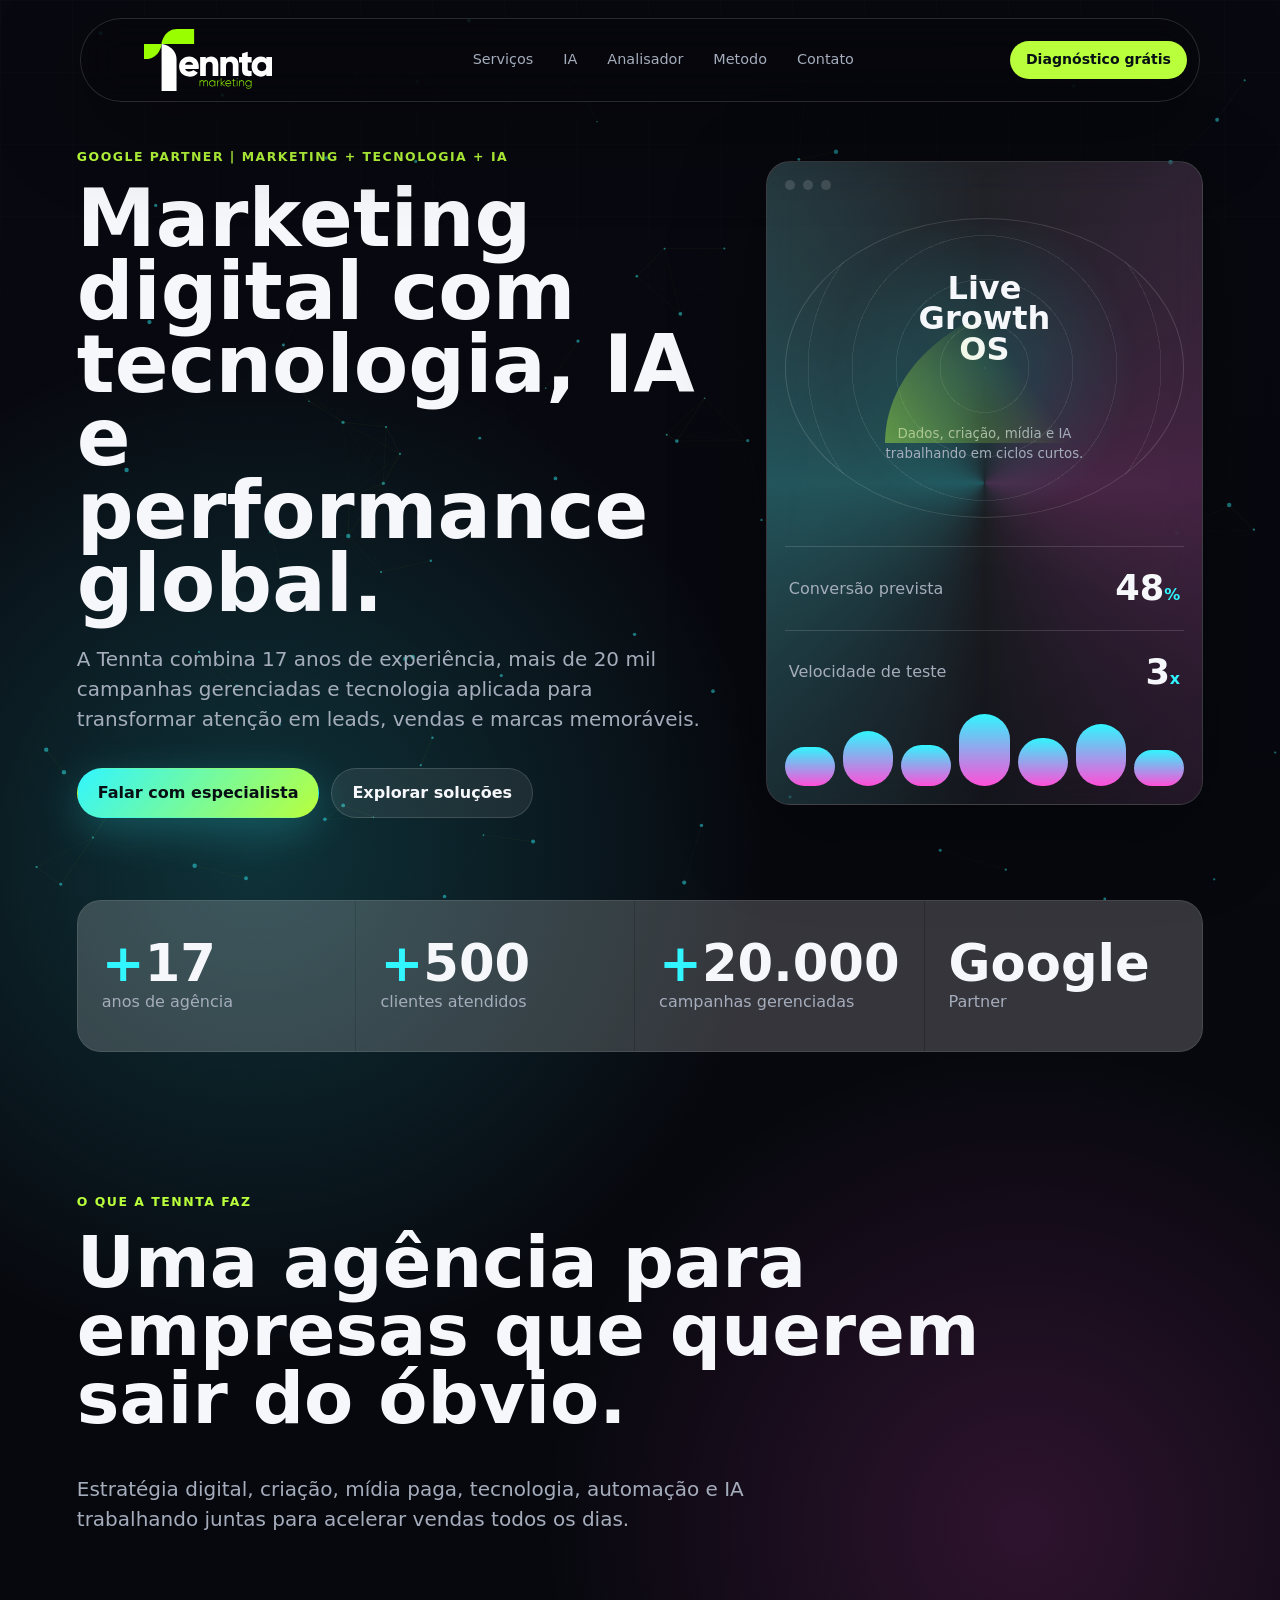
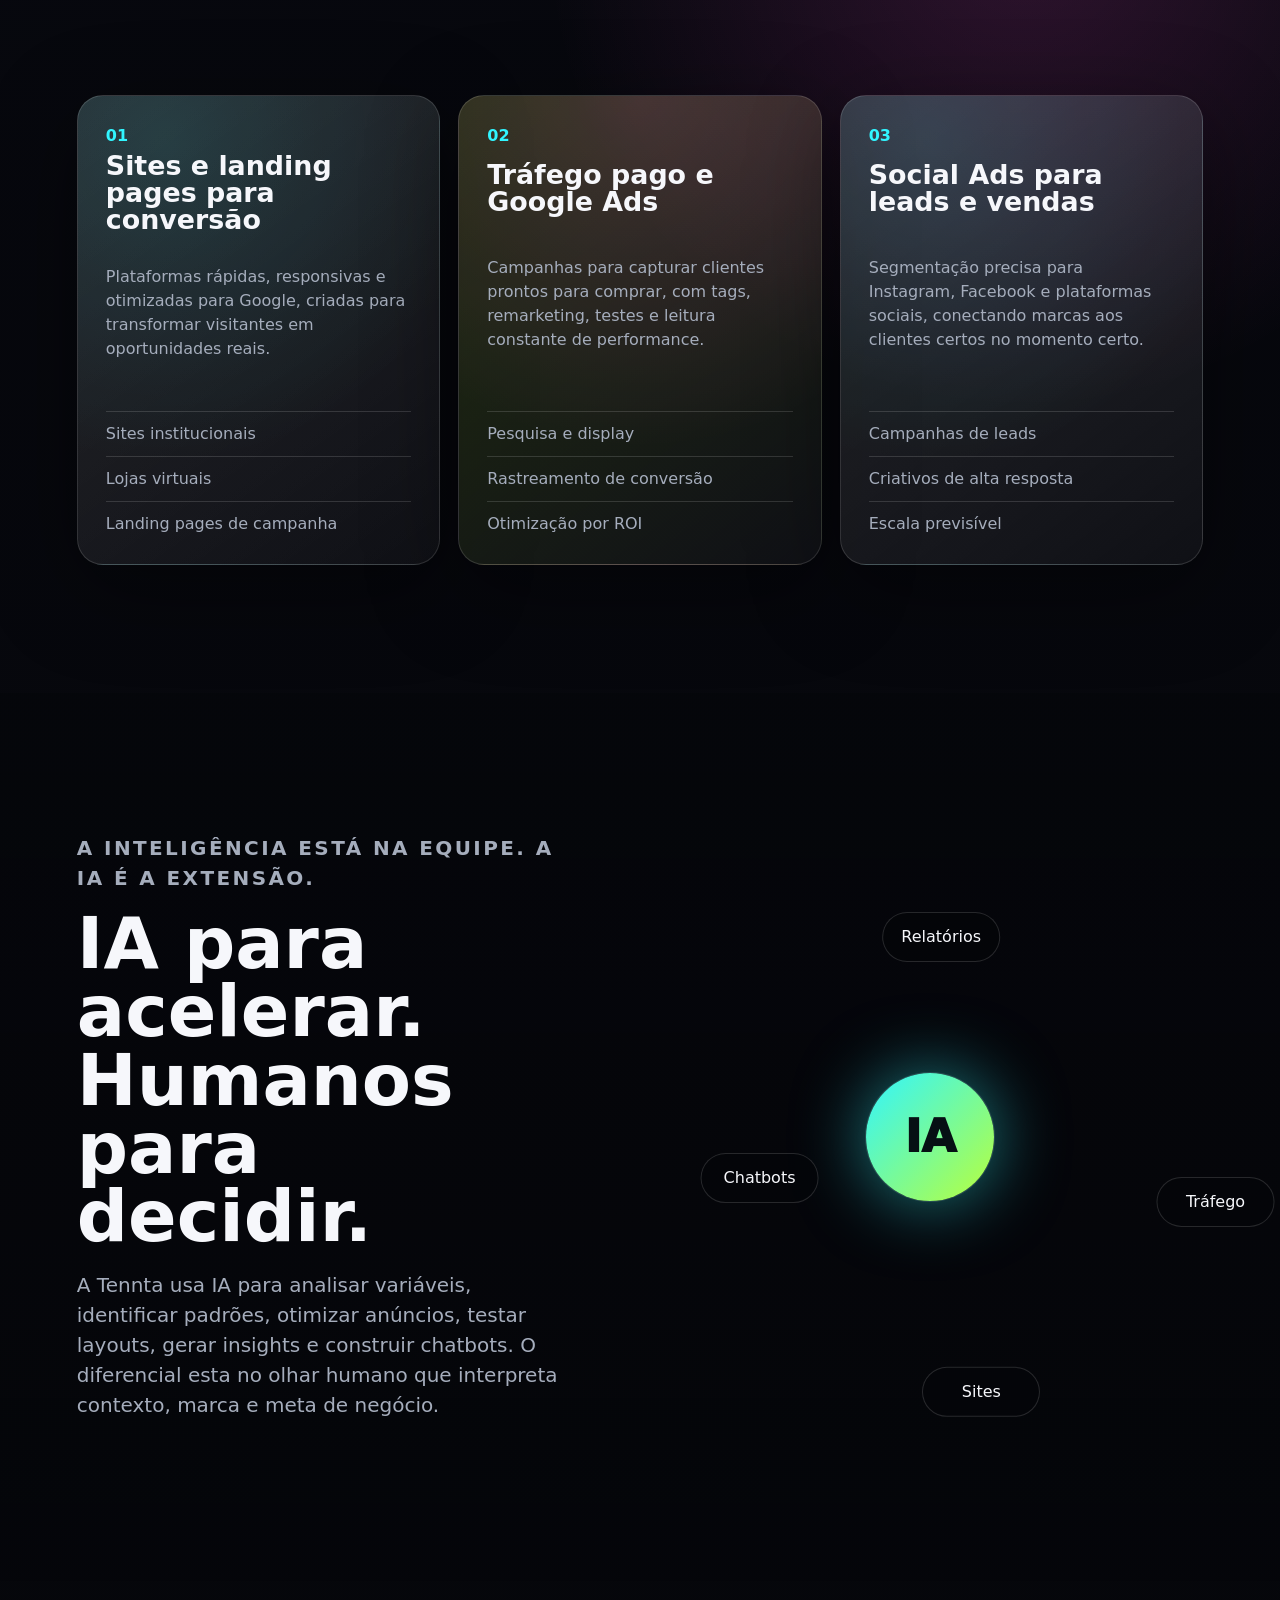
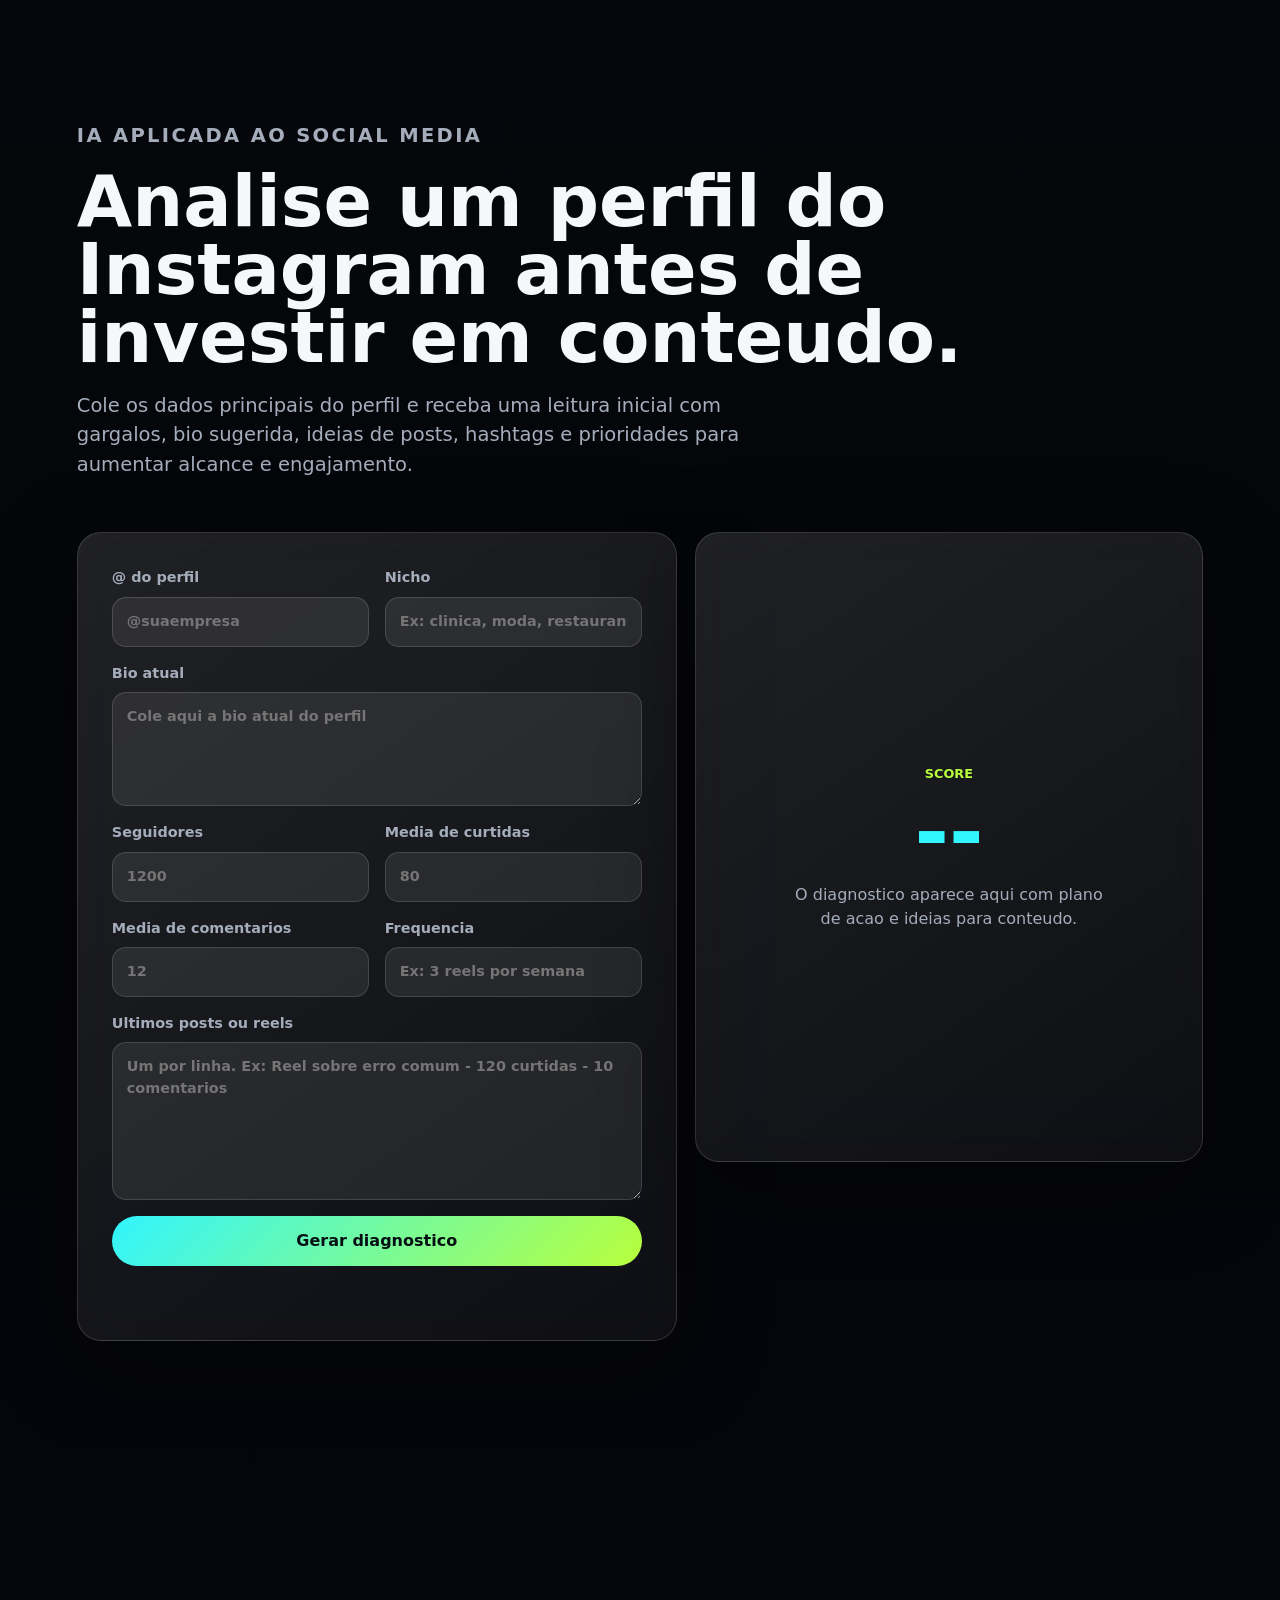
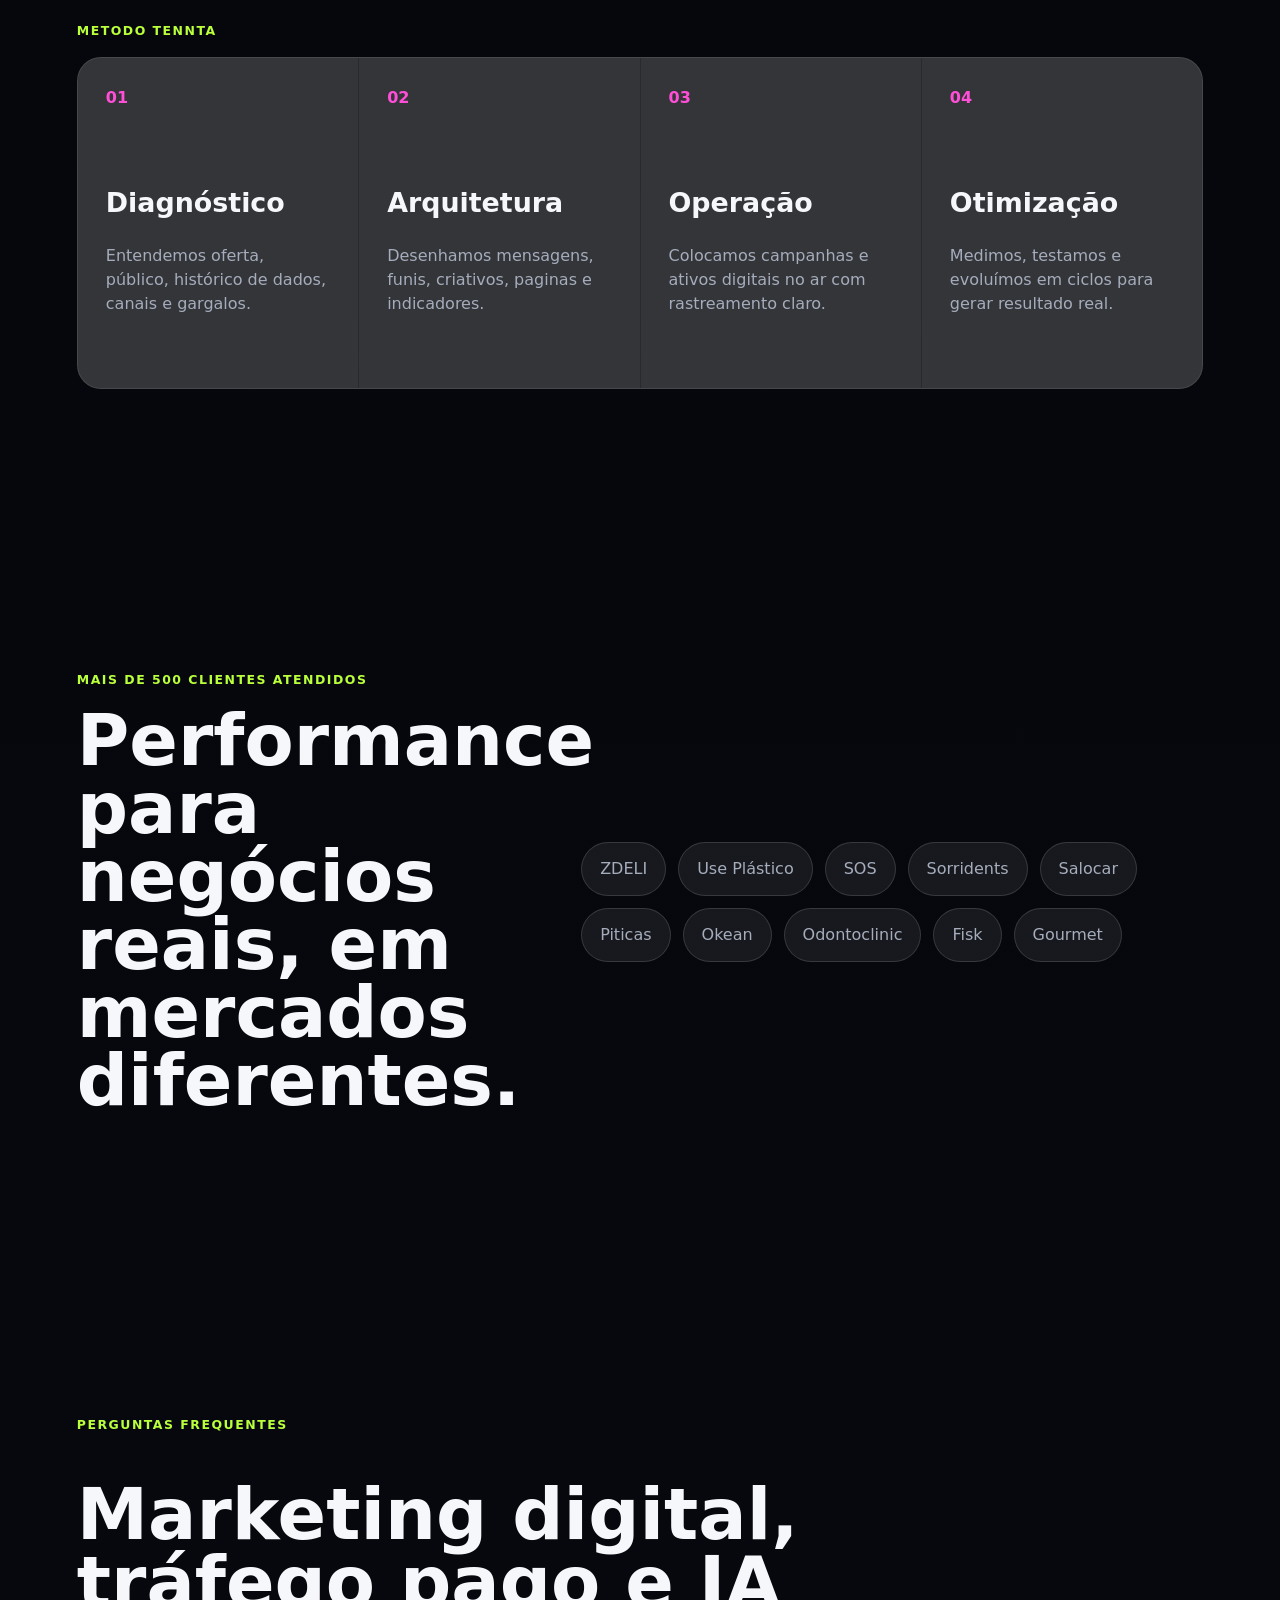
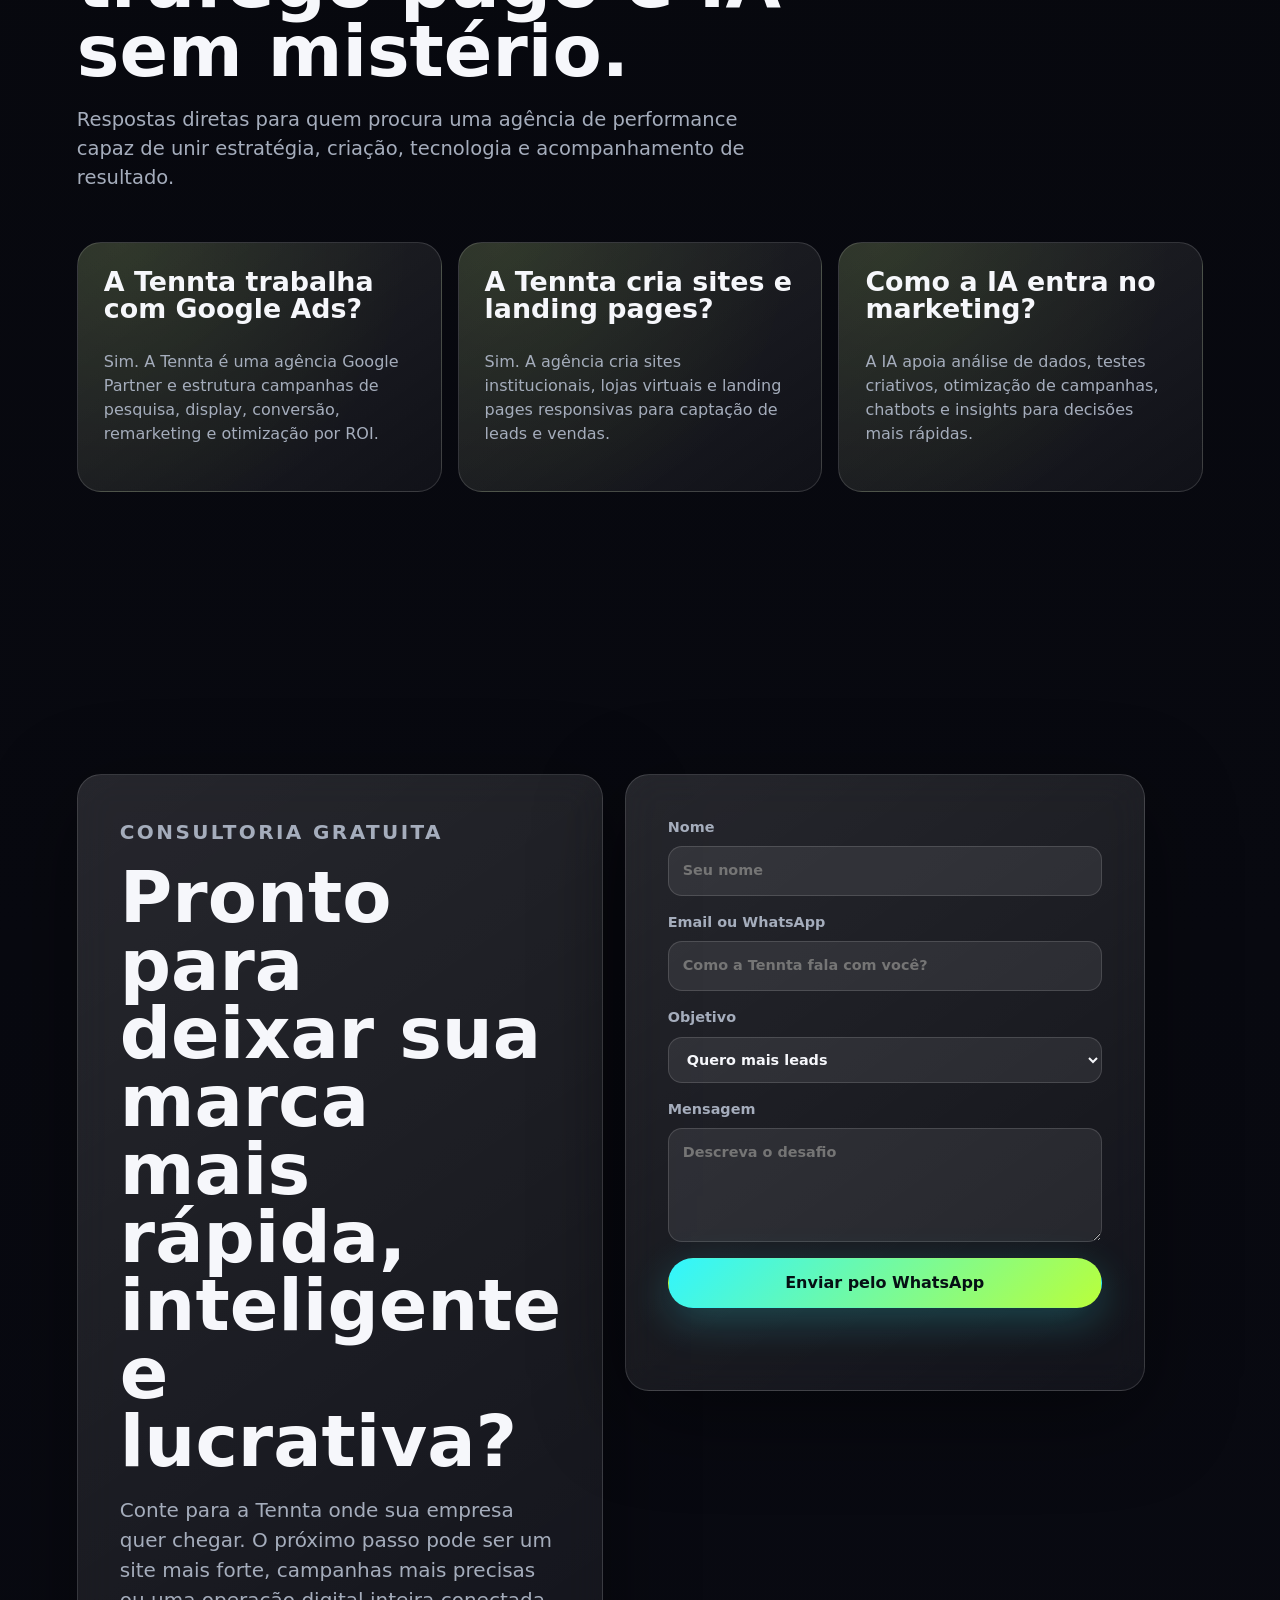
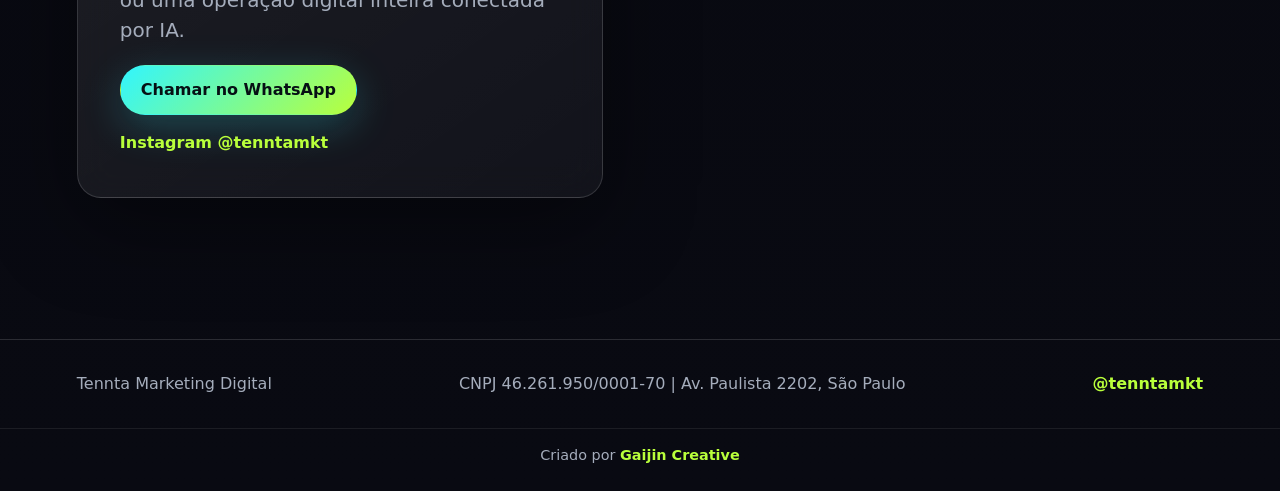
<file: index.html>
<!doctype html>
<html lang="pt-BR">
  <head>
    <meta charset="utf-8" />
    <meta name="viewport" content="width=device-width, initial-scale=1" />
    <title>Tennta Marketing Digital | Google Partner, Tráfego Pago e IA</title>
    <meta
      name="description"
      content="Agência Google Partner em São Paulo para Google Ads, Social Ads, sites, landing pages e estratégias com IA para gerar leads e vendas."
    />
    <meta
      name="keywords"
      content="Tennta Marketing Digital, agência de marketing digital, agência Google Partner, Google Ads, tráfego pago, Social Ads, landing pages, criação de sites, marketing com IA, agência de performance, marketing digital São Paulo"
    />
    <meta name="author" content="Tennta Marketing Digital" />
    <meta name="robots" content="index, follow, max-image-preview:large" />
    <meta name="theme-color" content="#05060a" />
    <link rel="canonical" href="https://tenntamkt.com.br/" />
    <meta property="og:type" content="website" />
    <meta property="og:locale" content="pt_BR" />
    <meta property="og:site_name" content="Tennta Marketing Digital" />
    <meta property="og:title" content="Tennta Marketing Digital | Google Partner, Tráfego Pago e IA" />
    <meta
      property="og:description"
      content="17 anos de experiência, mais de 20 mil campanhas gerenciadas e estratégias digitais com tecnologia, IA e performance."
    />
    <meta property="og:url" content="https://tenntamkt.com.br/" />
    <meta property="og:image" content="https://tenntamkt.com.br/og-image.png" />
    <meta property="og:image:secure_url" content="https://tenntamkt.com.br/og-image.png" />
    <meta property="og:image:type" content="image/png" />
    <meta property="og:image:width" content="1200" />
    <meta property="og:image:height" content="630" />
    <meta name="twitter:card" content="summary_large_image" />
    <meta name="twitter:title" content="Tennta Marketing Digital | Performance, Tráfego Pago e IA" />
    <meta
      name="twitter:description"
      content="Agência Google Partner para Google Ads, Social Ads, sites, landing pages e marketing com IA."
    />
    <meta name="twitter:image" content="https://tenntamkt.com.br/og-image.png" />
    <link rel="icon" type="image/svg+xml" href="icone.svg" />
    <link rel="shortcut icon" href="icone.svg" />
    <link rel="preconnect" href="https://images.unsplash.com" />
    <link rel="stylesheet" href="styles.css" />
    <script type="application/ld+json">
      {
        "@context": "https://schema.org",
        "@graph": [
          {
            "@type": "Organization",
            "@id": "https://tenntamkt.com.br/#organization",
            "name": "Tennta Marketing Digital",
            "url": "https://tenntamkt.com.br/",
            "description": "Agência de marketing digital Google Partner especializada em tráfego pago, sites, landing pages, Social Ads e marketing com IA.",
            "foundingLocation": {
              "@type": "Place",
              "address": {
                "@type": "PostalAddress",
                "streetAddress": "Av. Paulista 2202",
                "addressLocality": "São Paulo",
                "addressRegion": "SP",
                "addressCountry": "BR"
              }
            },
            "taxID": "46.261.950/0001-70",
            "knowsAbout": [
              "Google Ads",
              "Social Ads",
              "Tráfego pago",
              "Landing pages",
              "Criação de sites",
              "Marketing com IA",
              "Agência de performance"
            ]
          },
          {
            "@type": "WebSite",
            "@id": "https://tenntamkt.com.br/#website",
            "url": "https://tenntamkt.com.br/",
            "name": "Tennta Marketing Digital",
            "publisher": {
              "@id": "https://tenntamkt.com.br/#organization"
            },
            "inLanguage": "pt-BR"
          },
          {
            "@type": "ProfessionalService",
            "@id": "https://tenntamkt.com.br/#service",
            "name": "Tennta Marketing Digital",
            "url": "https://tenntamkt.com.br/",
            "areaServed": "BR",
            "address": {
              "@type": "PostalAddress",
              "streetAddress": "Av. Paulista 2202",
              "addressLocality": "São Paulo",
              "addressRegion": "SP",
              "addressCountry": "BR"
            },
            "serviceType": [
              "Google Ads",
              "Social Ads",
              "Criação de sites",
              "Landing pages",
              "Marketing com IA"
            ],
            "provider": {
              "@id": "https://tenntamkt.com.br/#organization"
            }
          },
          {
            "@type": "FAQPage",
            "@id": "https://tenntamkt.com.br/#faq",
            "mainEntity": [
              {
                "@type": "Question",
                "name": "A Tennta trabalha com Google Ads?",
                "acceptedAnswer": {
                  "@type": "Answer",
                "text": "Sim. A Tennta é uma agência Google Partner e trabalha com campanhas de Google Ads para pesquisa, display, conversão, remarketing e otimização por ROI."
                }
              },
              {
                "@type": "Question",
                "name": "A Tennta cria sites e landing pages?",
                "acceptedAnswer": {
                  "@type": "Answer",
                  "text": "Sim. A Tennta cria sites institucionais, lojas virtuais e landing pages responsivas para campanhas de captação de leads e vendas."
                }
              },
              {
                "@type": "Question",
                "name": "Como a Tennta usa IA no marketing digital?",
                "acceptedAnswer": {
                  "@type": "Answer",
                  "text": "A Tennta usa IA para analisar dados, identificar padrões, apoiar testes criativos, otimizar campanhas, gerar insights e construir chatbots."
                }
              }
            ]
          }
        ]
      }
    </script>
  </head>
  <body>
    <div class="scroll-meter" aria-hidden="true"></div>
    <canvas id="signalCanvas" aria-hidden="true"></canvas>

    <header class="topbar">
      <a class="brand" href="#inicio" aria-label="Tennta Marketing Digital">
        <img src="logo.svg" alt="Tennta Marketing Digital" />
      </a>
      <button class="menu-toggle" type="button" aria-expanded="false" aria-controls="primaryNav" aria-label="Abrir menu">
        <span></span>
        <span></span>
        <span></span>
      </button>
      <nav class="nav" id="primaryNav" aria-label="Navegação principal">
        <a href="#servicos">Serviços</a>
        <a href="#ia">IA</a>
        <a href="#analisador">Analisador</a>
        <a href="#metodo">Metodo</a>
        <a href="#contato">Contato</a>
      </nav>
      <a class="nav-cta" href="#analisador">Diagnóstico grátis</a>
    </header>

    <main>
      <section class="hero" id="inicio">
        <div class="hero-copy">
          <p class="kicker">Google Partner | Marketing + tecnologia + IA</p>
          <h1>
            Marketing digital com tecnologia, IA e performance global.
          </h1>
          <p class="hero-lead">
            A Tennta combina 17 anos de experiência, mais de 20 mil campanhas
            gerenciadas e tecnologia aplicada para transformar atenção em leads,
            vendas e marcas memoráveis.
          </p>
          <div class="hero-actions">
            <a class="button primary" href="https://wa.me/5511924638012?text=Ol%C3%A1%2C%20quero%20falar%20com%20um%20especialista%20da%20Tennta." target="_blank" rel="noreferrer">Falar com especialista</a>
            <a class="button secondary" href="#servicos">Explorar soluções</a>
          </div>
        </div>

        <aside class="command-center">
          <div class="panel-header">
            <span></span>
            <span></span>
            <span></span>
          </div>
          <div class="radar">
            <div class="radar-sweep"></div>
            <strong>Live Growth OS</strong>
            <small>Dados, criação, mídia e IA trabalhando em ciclos curtos.</small>
          </div>
          <div class="metric-row">
            <span>Conversão prevista</span>
            <strong data-count="48">0</strong>
          </div>
          <div class="metric-row">
            <span>Velocidade de teste</span>
            <strong data-count="3">0</strong>
          </div>
          <div class="signal-bars" aria-hidden="true">
            <i></i><i></i><i></i><i></i><i></i><i></i><i></i>
          </div>
        </aside>
      </section>

      <section class="proof-strip" aria-label="Números Tennta">
        <div data-reveal>
          <strong data-count="17">0</strong>
          <span>anos de agência</span>
        </div>
        <div data-reveal>
          <strong data-count="500">0</strong>
          <span>clientes atendidos</span>
        </div>
        <div data-reveal>
          <strong data-count="20000">0</strong>
          <span>campanhas gerenciadas</span>
        </div>
        <div data-reveal>
          <strong>Google</strong>
          <span>Partner</span>
        </div>
      </section>

      <section class="section intro" id="servicos" aria-labelledby="servicos-title">
        <div class="section-label" data-reveal>O que a Tennta faz</div>
        <div class="split-heading" data-reveal>
          <h2 id="servicos-title">Uma agência para empresas que querem sair do óbvio.</h2>
          <p>
            Estratégia digital, criação, mídia paga, tecnologia, automação e IA
            trabalhando juntas para acelerar vendas todos os dias.
          </p>
        </div>
      </section>

      <section class="service-stack" aria-label="Serviços de marketing digital">
        <article class="service-card" data-tilt data-reveal>
          <span class="service-index">01</span>
          <h3>Sites e landing pages para conversão</h3>
          <p>
            Plataformas rápidas, responsivas e otimizadas para Google, criadas para
            transformar visitantes em oportunidades reais.
          </p>
          <ul>
            <li>Sites institucionais</li>
            <li>Lojas virtuais</li>
            <li>Landing pages de campanha</li>
          </ul>
        </article>
        <article class="service-card hot" data-tilt data-reveal>
          <span class="service-index">02</span>
          <h3>Tráfego pago e Google Ads</h3>
          <p>
            Campanhas para capturar clientes prontos para comprar, com tags,
            remarketing, testes e leitura constante de performance.
          </p>
          <ul>
            <li>Pesquisa e display</li>
            <li>Rastreamento de conversão</li>
            <li>Otimização por ROI</li>
          </ul>
        </article>
        <article class="service-card" data-tilt data-reveal>
          <span class="service-index">03</span>
          <h3>Social Ads para leads e vendas</h3>
          <p>
            Segmentação precisa para Instagram, Facebook e plataformas sociais,
            conectando marcas aos clientes certos no momento certo.
          </p>
          <ul>
            <li>Campanhas de leads</li>
            <li>Criativos de alta resposta</li>
            <li>Escala previsível</li>
          </ul>
        </article>
      </section>

      <section class="ai-lab" id="ia" aria-labelledby="ia-title">
        <div class="ai-copy" data-reveal>
          <p class="kicker">A inteligência está na equipe. A IA é a extensão.</p>
          <h2 id="ia-title">IA para acelerar. Humanos para decidir.</h2>
          <p>
            A Tennta usa IA para analisar variáveis, identificar padrões, otimizar
            anúncios, testar layouts, gerar insights e construir chatbots. O
            diferencial esta no olhar humano que interpreta contexto, marca e meta
            de negócio.
          </p>
        </div>
        <div class="orbit-system" aria-label="Aplicações de IA na Tennta" data-reveal>
          <div class="orbit-core">IA</div>
          <span style="--angle: 10deg">Tráfego</span>
          <span style="--angle: 92deg">Sites</span>
          <span style="--angle: 176deg">Chatbots</span>
          <span style="--angle: 258deg">Relatórios</span>
        </div>
      </section>

      <section class="instagram-analyzer" id="analisador" aria-labelledby="analisador-title">
        <div class="analyzer-copy" data-reveal>
          <p class="kicker">IA aplicada ao social media</p>
          <h2 id="analisador-title">Analise um perfil do Instagram antes de investir em conteudo.</h2>
          <p>
            Cole os dados principais do perfil e receba uma leitura inicial com
            gargalos, bio sugerida, ideias de posts, hashtags e prioridades para
            aumentar alcance e engajamento.
          </p>
        </div>

        <div class="analyzer-grid">
          <form class="analyzer-form" id="instagramAnalyzerForm" data-reveal>
            <label>
              @ do perfil
              <input name="handle" type="text" placeholder="@suaempresa" autocomplete="off" required />
            </label>
            <label>
              Nicho
              <input name="niche" type="text" placeholder="Ex: clinica, moda, restaurante" />
            </label>
            <label class="wide-field">
              Bio atual
              <textarea name="bio" rows="4" placeholder="Cole aqui a bio atual do perfil" required></textarea>
            </label>
            <label>
              Seguidores
              <input name="followers" type="number" min="0" placeholder="1200" />
            </label>
            <label>
              Media de curtidas
              <input name="averageLikes" type="number" min="0" placeholder="80" />
            </label>
            <label>
              Media de comentarios
              <input name="averageComments" type="number" min="0" placeholder="12" />
            </label>
            <label>
              Frequencia
              <input name="postingFrequency" type="text" placeholder="Ex: 3 reels por semana" />
            </label>
            <label class="wide-field">
              Ultimos posts ou reels
              <textarea
                name="posts"
                rows="6"
                placeholder="Um por linha. Ex: Reel sobre erro comum - 120 curtidas - 10 comentarios"
                required
              ></textarea>
            </label>
            <button type="submit">Gerar diagnostico</button>
            <p class="form-note" id="analyzerNote" role="status"></p>
          </form>

          <aside class="analyzer-result" id="analyzerResult" data-reveal aria-live="polite">
            <div class="analyzer-empty">
              <span>Score</span>
              <strong>--</strong>
              <p>O diagnostico aparece aqui com plano de acao e ideias para conteudo.</p>
            </div>
          </aside>
        </div>
      </section>

      <section class="timeline" id="metodo">
        <div class="section-label" data-reveal>Metodo Tennta</div>
        <div class="timeline-grid">
          <article data-reveal>
            <span>01</span>
            <h3>Diagnóstico</h3>
            <p>Entendemos oferta, público, histórico de dados, canais e gargalos.</p>
          </article>
          <article data-reveal>
            <span>02</span>
            <h3>Arquitetura</h3>
            <p>Desenhamos mensagens, funis, criativos, paginas e indicadores.</p>
          </article>
          <article data-reveal>
            <span>03</span>
            <h3>Operação</h3>
            <p>Colocamos campanhas e ativos digitais no ar com rastreamento claro.</p>
          </article>
          <article data-reveal>
            <span>04</span>
            <h3>Otimização</h3>
            <p>Medimos, testamos e evoluímos em ciclos para gerar resultado real.</p>
          </article>
        </div>
      </section>

      <section class="showcase" aria-label="Clientes e segmentos">
        <div class="showcase-copy" data-reveal>
          <p class="kicker">Mais de 500 clientes atendidos</p>
          <h2>Performance para negócios reais, em mercados diferentes.</h2>
        </div>
        <div class="logo-cloud" data-reveal>
          <span>ZDELI</span>
          <span>Use Plástico</span>
          <span>SOS</span>
          <span>Sorridents</span>
          <span>Salocar</span>
          <span>Piticas</span>
          <span>Okean</span>
          <span>Odontoclinic</span>
          <span>Fisk</span>
          <span>Gourmet</span>
        </div>
      </section>

      <section class="faq" id="faq" aria-labelledby="faq-title">
        <div class="section-label" data-reveal>Perguntas frequentes</div>
        <div class="faq-heading" data-reveal>
          <h2 id="faq-title">Marketing digital, tráfego pago e IA sem mistério.</h2>
          <p>
            Respostas diretas para quem procura uma agência de performance capaz
            de unir estratégia, criação, tecnologia e acompanhamento de resultado.
          </p>
        </div>
        <div class="faq-grid">
          <article data-reveal>
            <h3>A Tennta trabalha com Google Ads?</h3>
            <p>
              Sim. A Tennta é uma agência Google Partner e estrutura campanhas de
              pesquisa, display, conversão, remarketing e otimização por ROI.
            </p>
          </article>
          <article data-reveal>
            <h3>A Tennta cria sites e landing pages?</h3>
            <p>
              Sim. A agência cria sites institucionais, lojas virtuais e landing
              pages responsivas para captação de leads e vendas.
            </p>
          </article>
          <article data-reveal>
            <h3>Como a IA entra no marketing?</h3>
            <p>
              A IA apoia análise de dados, testes criativos, otimização de
              campanhas, chatbots e insights para decisões mais rápidas.
            </p>
          </article>
        </div>
      </section>

      <section class="contact" id="contato">
        <div class="contact-card" data-reveal>
          <p class="kicker">Consultoria gratuita</p>
          <h2>Pronto para deixar sua marca mais rápida, inteligente e lucrativa?</h2>
          <p>
            Conte para a Tennta onde sua empresa quer chegar. O próximo passo pode
            ser um site mais forte, campanhas mais precisas ou uma operação digital
            inteira conectada por IA.
          </p>
          <a class="button primary" href="https://wa.me/5511924638012?text=Ol%C3%A1%2C%20quero%20uma%20consultoria%20gratuita%20com%20a%20Tennta." target="_blank" rel="noreferrer">
            Chamar no WhatsApp
          </a>
          <a class="instagram-link" href="https://www.instagram.com/tenntamkt/" target="_blank" rel="noreferrer">
            Instagram @tenntamkt
          </a>
        </div>
        <form class="contact-form" data-reveal>
          <label>
            Nome
            <input type="text" name="name" placeholder="Seu nome" />
          </label>
          <label>
            Email ou WhatsApp
            <input type="text" name="contact" placeholder="Como a Tennta fala com você?" />
          </label>
          <label>
            Objetivo
            <select name="goal">
              <option>Quero mais leads</option>
              <option>Quero vender mais no Google</option>
              <option>Quero um site novo</option>
              <option>Quero usar IA no marketing</option>
            </select>
          </label>
          <label>
            Mensagem
            <textarea name="message" rows="4" placeholder="Descreva o desafio"></textarea>
          </label>
          <button type="button" id="contactButton">Enviar pelo WhatsApp</button>
          <p class="form-note" id="formNote" role="status"></p>
        </form>
      </section>
    </main>

    <footer class="footer">
      <span>Tennta Marketing Digital</span>
      <span>CNPJ 46.261.950/0001-70 | Av. Paulista 2202, São Paulo</span>
      <a href="https://www.instagram.com/tenntamkt/" target="_blank" rel="noreferrer">@tenntamkt</a>
    </footer>

    <footer class="creator-footer">
      <span>
        Criado por
        <a href="https://gaijin-pied.vercel.app/" target="_blank" rel="noreferrer">
          Gaijin Creative
        </a>
      </span>
    </footer>

    <script src="script.js"></script>
  </body>
</html>
</file>
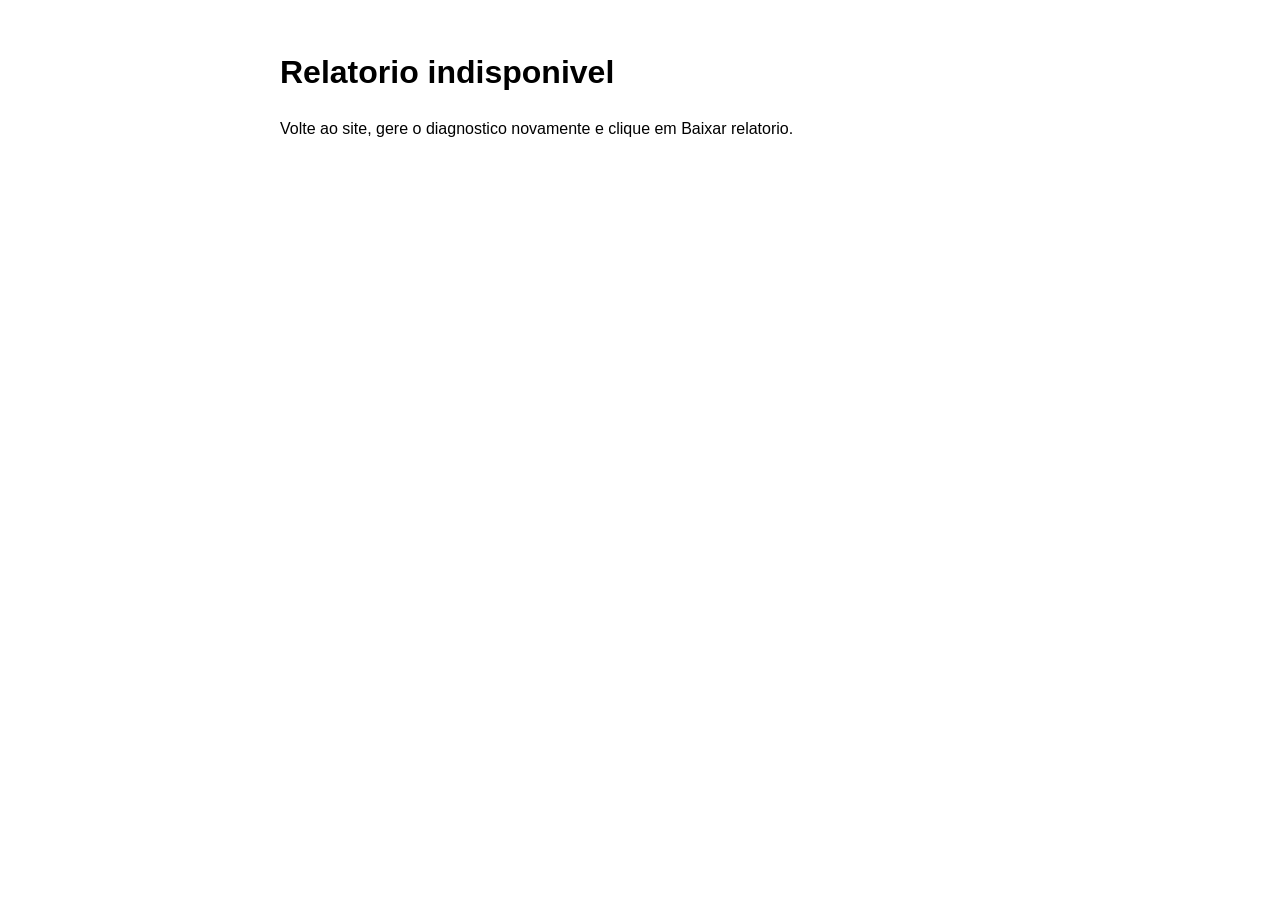
<file: report.html>
<!doctype html>
<html lang="pt-BR">
  <head>
    <meta charset="utf-8" />
    <meta name="viewport" content="width=device-width, initial-scale=1" />
    <title>Relatorio Tennta</title>
  </head>
  <body>
    <script>
      const reportHtml = localStorage.getItem("tenntaReportHtml");

      if (reportHtml) {
        document.open();
        document.write(reportHtml);
        document.close();
      } else {
        document.body.innerHTML =
          '<main style="max-width:720px;margin:48px auto;font-family:Arial,sans-serif;line-height:1.5"><h1>Relatorio indisponivel</h1><p>Volte ao site, gere o diagnostico novamente e clique em Baixar relatorio.</p></main>';
      }
    </script>
  </body>
</html>
</file>
<file: styles.css>
:root {
  color-scheme: dark;
  --void: #05060a;
  --ink: #f6f7fb;
  --muted: #a5adbc;
  --line: rgba(255, 255, 255, 0.14);
  --glass: rgba(255, 255, 255, 0.075);
  --cyan: #31f5ff;
  --lime: #b9ff3b;
  --pink: #ff4fd8;
  --orange: #ff9b54;
  --shadow: 0 24px 90px rgba(0, 0, 0, 0.42);
}

* {
  box-sizing: border-box;
}

html {
  scroll-behavior: smooth;
}

body {
  min-width: 320px;
  margin: 0;
  color: var(--ink);
  background:
    radial-gradient(circle at 20% 10%, rgba(49, 245, 255, 0.18), transparent 32rem),
    radial-gradient(circle at 80% 18%, rgba(255, 79, 216, 0.16), transparent 30rem),
    linear-gradient(180deg, #080910 0%, #05060a 46%, #090a12 100%);
  font-family: Inter, ui-sans-serif, system-ui, -apple-system, BlinkMacSystemFont, "Segoe UI", sans-serif;
  line-height: 1.5;
  overflow-x: hidden;
}

body::before {
  position: fixed;
  inset: 0;
  z-index: -3;
  pointer-events: none;
  content: "";
  opacity: 0.22;
  background-image:
    linear-gradient(rgba(255, 255, 255, 0.08) 1px, transparent 1px),
    linear-gradient(90deg, rgba(255, 255, 255, 0.08) 1px, transparent 1px);
  background-size: 72px 72px;
  mask-image: linear-gradient(to bottom, black, transparent 82%);
}

a {
  color: inherit;
  text-decoration: none;
}

button,
input,
select,
textarea {
  font: inherit;
}

#signalCanvas {
  position: fixed;
  inset: 0;
  z-index: -2;
  width: 100%;
  height: 100%;
  opacity: 0.65;
  pointer-events: none;
}

.scroll-meter {
  position: fixed;
  top: 0;
  left: 0;
  z-index: 30;
  width: 0;
  height: 3px;
  background: linear-gradient(90deg, var(--cyan), var(--lime), var(--pink));
  box-shadow: 0 0 24px rgba(49, 245, 255, 0.75);
}

.topbar {
  position: fixed;
  top: 18px;
  left: 50%;
  z-index: 20;
  display: grid;
  grid-template-columns: auto 1fr auto;
  gap: 22px;
  align-items: center;
  width: min(1120px, calc(100% - 28px));
  padding: 10px 12px;
  border: 1px solid var(--line);
  border-radius: 999px;
  background: rgba(5, 6, 10, 0.62);
  box-shadow: var(--shadow);
  backdrop-filter: blur(20px);
  transform: translateX(-50%);
}

.brand,
.nav {
  display: flex;
  align-items: center;
}

.brand {
  min-width: 220px;
  padding-left: 6px;
}

.brand img {
  display: block;
  width: clamp(190px, 17vw, 260px);
  max-height: 62px;
  object-fit: contain;
}

.nav {
  justify-content: center;
  gap: 4px;
}

.nav a {
  padding: 10px 13px;
  color: var(--muted);
  border-radius: 999px;
  font-size: 0.9rem;
}

.nav a:hover {
  color: var(--ink);
  background: rgba(255, 255, 255, 0.09);
}

.nav-cta {
  min-height: 38px;
  display: inline-flex;
  align-items: center;
  justify-content: center;
  padding: 0 16px;
  color: #071014;
  background: var(--lime);
  border-radius: 999px;
  font-size: 0.88rem;
  font-weight: 900;
}

.menu-toggle {
  display: inline-flex;
  width: 42px;
  height: 42px;
  align-items: center;
  justify-content: center;
  flex-direction: column;
  gap: 4px;
  padding: 0;
  background: transparent;
  border: 0;
  border-radius: 0;
  cursor: pointer;
}

.menu-toggle span {
  display: block;
  width: 18px;
  height: 2px;
  background: #ffffff;
  border-radius: 999px;
  transition: transform 220ms ease, opacity 220ms ease;
}

.menu-toggle[aria-expanded="true"] span:nth-child(1) {
  transform: translateY(6px) rotate(45deg);
}

.menu-toggle[aria-expanded="true"] span:nth-child(2) {
  opacity: 0;
}

.menu-toggle[aria-expanded="true"] span:nth-child(3) {
  transform: translateY(-6px) rotate(-45deg);
}

@media (min-width: 981px) {
  .menu-toggle {
    display: none;
  }
}

.hero {
  min-height: 100svh;
  display: grid;
  grid-template-columns: minmax(0, 1fr) minmax(320px, 0.7fr);
  gap: clamp(28px, 5vw, 64px);
  align-items: center;
  padding: 142px clamp(18px, 6vw, 84px) 76px;
}

.hero-copy {
  max-width: 920px;
}

.kicker,
.section-label {
  margin: 0 0 16px;
  color: var(--lime);
  font-size: 0.78rem;
  font-weight: 900;
  letter-spacing: 0.12em;
  text-transform: uppercase;
}

h1,
h2,
h3,
p {
  margin-top: 0;
}

h1 {
  max-width: 900px;
  margin-bottom: 24px;
  font-size: clamp(2.8rem, 6.2vw, 6.2rem);
  line-height: 0.92;
  letter-spacing: 0;
}

h2 {
  margin-bottom: 20px;
  font-size: clamp(2.1rem, 5.6vw, 5.9rem);
  line-height: 0.95;
  letter-spacing: 0;
}

h3 {
  font-size: clamp(1.45rem, 2.1vw, 2rem);
  line-height: 1;
}

.hero-lead,
.split-heading p,
.ai-copy p,
.contact-card p {
  max-width: 690px;
  color: var(--muted);
  font-size: clamp(1.05rem, 1.6vw, 1.25rem);
}

.hero-actions {
  display: flex;
  flex-wrap: wrap;
  gap: 12px;
  margin-top: 34px;
}

.button,
.contact-form button {
  min-height: 50px;
  display: inline-flex;
  align-items: center;
  justify-content: center;
  padding: 0 20px;
  border: 1px solid var(--line);
  border-radius: 999px;
  font-weight: 900;
  cursor: pointer;
}

.button.primary,
.contact-form button {
  color: #061014;
  background: linear-gradient(135deg, var(--cyan), var(--lime));
  border-color: transparent;
  box-shadow: 0 12px 42px rgba(49, 245, 255, 0.22);
}

.button.secondary {
  background: rgba(255, 255, 255, 0.08);
}

.instagram-link {
  display: inline-flex;
  margin-top: 16px;
  color: var(--lime);
  font-weight: 900;
}

.instagram-link:hover {
  color: var(--cyan);
}

.command-center,
.contact-card,
.contact-form {
  border: 1px solid var(--line);
  border-radius: 24px;
  background: linear-gradient(145deg, rgba(255, 255, 255, 0.12), rgba(255, 255, 255, 0.045));
  box-shadow: var(--shadow);
  backdrop-filter: blur(18px);
}

.command-center {
  position: relative;
  min-height: 520px;
  padding: 18px;
  overflow: hidden;
}

.command-center::before {
  position: absolute;
  inset: -34%;
  content: "";
  background: conic-gradient(from 180deg, transparent, rgba(49, 245, 255, 0.25), transparent, rgba(255, 79, 216, 0.2), transparent);
  animation: spin 12s linear infinite;
}

.command-center > * {
  position: relative;
}

.panel-header {
  display: flex;
  gap: 8px;
}

.panel-header span {
  width: 10px;
  height: 10px;
  background: var(--line);
  border-radius: 50%;
}

.radar {
  min-height: 300px;
  display: grid;
  place-items: center;
  margin: 28px 0;
  padding: 24px;
  text-align: center;
  border: 1px solid var(--line);
  border-radius: 50%;
  background:
    repeating-radial-gradient(circle, rgba(255, 255, 255, 0.08) 0 1px, transparent 1px 44px),
    radial-gradient(circle, rgba(49, 245, 255, 0.18), transparent 62%);
  overflow: hidden;
}

.radar strong {
  display: block;
  max-width: 180px;
  font-size: 2rem;
  line-height: 0.95;
}

.radar small {
  max-width: 230px;
  color: var(--muted);
}

.radar-sweep {
  position: absolute;
  width: 50%;
  height: 50%;
  background: linear-gradient(55deg, rgba(185, 255, 59, 0.42), transparent 62%);
  border-radius: 100% 0 0;
  transform-origin: 100% 100%;
  animation: spin 5s linear infinite;
}

.metric-row {
  display: flex;
  align-items: center;
  justify-content: space-between;
  gap: 18px;
  padding: 15px 4px;
  color: var(--muted);
  border-top: 1px solid var(--line);
}

.metric-row strong {
  color: var(--ink);
  font-size: 2.2rem;
}

.metric-row strong::after {
  content: "%";
  color: var(--cyan);
  font-size: 1rem;
}

.metric-row:nth-of-type(4) strong::after {
  content: "x";
}

.signal-bars {
  display: grid;
  grid-template-columns: repeat(7, 1fr);
  gap: 8px;
  height: 72px;
  align-items: end;
}

.signal-bars i {
  display: block;
  height: calc(22% + var(--h, 32%));
  background: linear-gradient(to top, var(--pink), var(--cyan));
  border-radius: 999px;
  animation: equalize 1.6s ease-in-out infinite alternate;
}

.signal-bars i:nth-child(2) { --h: 54%; animation-delay: 0.1s; }
.signal-bars i:nth-child(3) { --h: 34%; animation-delay: 0.2s; }
.signal-bars i:nth-child(4) { --h: 78%; animation-delay: 0.3s; }
.signal-bars i:nth-child(5) { --h: 44%; animation-delay: 0.4s; }
.signal-bars i:nth-child(6) { --h: 64%; animation-delay: 0.5s; }
.signal-bars i:nth-child(7) { --h: 28%; animation-delay: 0.6s; }

.proof-strip {
  display: grid;
  grid-template-columns: repeat(4, 1fr);
  gap: 1px;
  margin: 0 clamp(18px, 6vw, 84px);
  border: 1px solid var(--line);
  border-radius: 24px;
  overflow: hidden;
  background: var(--line);
}

.proof-strip div {
  min-height: 150px;
  display: grid;
  align-content: center;
  padding: 24px;
  background: rgba(255, 255, 255, 0.055);
}

.proof-strip strong {
  font-size: clamp(2rem, 4vw, 4rem);
  line-height: 1;
}

.proof-strip strong::before {
  content: "+";
  color: var(--cyan);
}

.proof-strip div:last-child strong::before {
  content: "";
}

.proof-strip span {
  color: var(--muted);
}

.section,
.ai-lab,
.instagram-analyzer,
.timeline,
.showcase,
.faq,
.contact {
  padding: clamp(78px, 11vw, 152px) clamp(18px, 6vw, 84px);
}

.split-heading {
  display: grid;
  gap: 22px;
  max-width: 920px;
}

.service-stack {
  display: grid;
  grid-template-columns: repeat(3, minmax(0, 1fr));
  gap: 18px;
  padding: 0 clamp(18px, 6vw, 84px) clamp(78px, 10vw, 136px);
  perspective: 900px;
}

.service-card {
  min-height: 470px;
  display: grid;
  align-content: space-between;
  padding: 28px;
  border: 1px solid var(--line);
  border-radius: 26px;
  background:
    linear-gradient(145deg, rgba(255, 255, 255, 0.13), rgba(255, 255, 255, 0.04)),
    radial-gradient(circle at 24% 10%, rgba(49, 245, 255, 0.12), transparent 20rem);
  box-shadow: var(--shadow);
  transform-style: preserve-3d;
  transition: transform 180ms ease, border-color 180ms ease;
}

.service-card.hot {
  background:
    linear-gradient(145deg, rgba(185, 255, 59, 0.16), rgba(255, 255, 255, 0.04)),
    radial-gradient(circle at 50% 0%, rgba(255, 79, 216, 0.16), transparent 22rem);
}

.service-card:hover {
  border-color: rgba(49, 245, 255, 0.5);
}

.service-index {
  color: var(--cyan);
  font-weight: 900;
}

.service-card p,
.service-card li,
.timeline p,
.footer {
  color: var(--muted);
}

.service-card ul {
  display: grid;
  gap: 10px;
  margin: 28px 0 0;
  padding: 0;
  list-style: none;
}

.service-card li {
  padding-top: 10px;
  border-top: 1px solid var(--line);
}

.ai-lab {
  min-height: 760px;
  display: grid;
  grid-template-columns: minmax(0, 0.9fr) minmax(320px, 1fr);
  gap: clamp(32px, 7vw, 92px);
  align-items: center;
  background:
    linear-gradient(rgba(5, 6, 10, 0.68), rgba(5, 6, 10, 0.88)),
    url("https://images.unsplash.com/photo-1677442136019-21780ecad995?auto=format&fit=crop&w=1800&q=80");
  background-position: center;
  background-size: cover;
}

.orbit-system {
  position: relative;
  aspect-ratio: 1;
  display: grid;
  place-items: center;
  max-width: 620px;
  margin-inline: auto;
  border: 1px solid var(--line);
  border-radius: 50%;
  background:
    repeating-radial-gradient(circle, rgba(255, 255, 255, 0.11) 0 1px, transparent 1px 72px),
    rgba(0, 0, 0, 0.18);
  animation: float 5s ease-in-out infinite;
}

.orbit-core {
  display: grid;
  width: 128px;
  height: 128px;
  place-items: center;
  color: #061014;
  background: linear-gradient(135deg, var(--cyan), var(--lime));
  border-radius: 50%;
  font-size: 2.8rem;
  font-weight: 1000;
  box-shadow: 0 0 70px rgba(49, 245, 255, 0.5);
}

.orbit-system span {
  position: absolute;
  top: 50%;
  left: 50%;
  min-width: 118px;
  padding: 12px 16px;
  text-align: center;
  background: rgba(5, 6, 10, 0.74);
  border: 1px solid var(--line);
  border-radius: 999px;
  transform: rotate(var(--angle)) translate(230px) rotate(calc(var(--angle) * -1));
}

.instagram-analyzer {
  display: grid;
  gap: 34px;
}

.analyzer-copy {
  max-width: 920px;
}

.analyzer-copy p {
  max-width: 720px;
  color: var(--muted);
  font-size: clamp(1.05rem, 1.6vw, 1.22rem);
}

.analyzer-grid {
  display: grid;
  grid-template-columns: minmax(0, 0.92fr) minmax(340px, 0.78fr);
  gap: 18px;
  align-items: start;
}

.analyzer-form,
.analyzer-result {
  border: 1px solid var(--line);
  border-radius: 24px;
  background: linear-gradient(145deg, rgba(255, 255, 255, 0.11), rgba(255, 255, 255, 0.04));
  box-shadow: var(--shadow);
  backdrop-filter: blur(18px);
}

.analyzer-form {
  display: grid;
  grid-template-columns: repeat(2, minmax(0, 1fr));
  gap: 16px;
  padding: clamp(22px, 4vw, 34px);
}

.analyzer-form label {
  display: grid;
  gap: 8px;
  color: var(--muted);
  font-size: 0.9rem;
  font-weight: 800;
}

.wide-field {
  grid-column: 1 / -1;
}

.analyzer-form input,
.analyzer-form textarea {
  width: 100%;
  padding: 13px 14px;
  color: var(--ink);
  background: rgba(255, 255, 255, 0.08);
  border: 1px solid var(--line);
  border-radius: 14px;
  outline: none;
  resize: vertical;
}

.analyzer-form input:focus,
.analyzer-form textarea:focus {
  border-color: var(--cyan);
  box-shadow: 0 0 0 3px rgba(49, 245, 255, 0.12);
}

.analyzer-form button {
  grid-column: 1 / -1;
  min-height: 50px;
  color: #061014;
  background: linear-gradient(135deg, var(--cyan), var(--lime));
  border: 0;
  border-radius: 999px;
  font-weight: 900;
  cursor: pointer;
}

.analyzer-form button:disabled {
  cursor: wait;
  opacity: 0.7;
}

.report-actions {
  display: grid;
}

.report-download {
  min-height: 46px;
  width: 100%;
  border-radius: 999px;
  font-weight: 900;
  cursor: pointer;
  color: #061014;
  background: linear-gradient(135deg, var(--lime), var(--cyan));
  border: 0;
}

.report-download:hover {
  filter: brightness(1.08);
}

.lead-modal {
  position: fixed;
  inset: 0;
  z-index: 90;
  display: none;
  place-items: center;
  padding: 22px;
}

.lead-modal.is-open {
  display: grid;
}

.lead-modal__backdrop {
  position: absolute;
  inset: 0;
  background:
    radial-gradient(circle at 22% 18%, rgba(49, 245, 255, 0.22), transparent 24rem),
    radial-gradient(circle at 82% 16%, rgba(255, 79, 216, 0.2), transparent 24rem),
    rgba(5, 6, 10, 0.78);
  backdrop-filter: blur(12px);
}

.lead-modal__dialog {
  position: relative;
  width: min(520px, 100%);
  display: grid;
  gap: 16px;
  padding: clamp(24px, 4vw, 38px);
  border: 1px solid rgba(255, 255, 255, 0.18);
  border-radius: 28px;
  background:
    linear-gradient(145deg, rgba(255, 255, 255, 0.16), rgba(255, 255, 255, 0.055)),
    radial-gradient(circle at 10% 0%, rgba(49, 245, 255, 0.16), transparent 18rem);
  box-shadow: 0 34px 120px rgba(0, 0, 0, 0.56);
  backdrop-filter: blur(24px);
}

.lead-modal__dialog h3 {
  margin: 0;
  font-size: clamp(1.8rem, 4vw, 3rem);
  line-height: 0.96;
}

.lead-modal__dialog p {
  margin: 0;
  color: var(--muted);
}

.lead-modal__dialog label {
  display: grid;
  gap: 8px;
  color: var(--muted);
  font-size: 0.9rem;
  font-weight: 900;
}

.lead-modal__dialog input {
  width: 100%;
  min-height: 50px;
  padding: 0 15px;
  color: var(--ink);
  background: rgba(255, 255, 255, 0.09);
  border: 1px solid var(--line);
  border-radius: 16px;
  outline: none;
}

.lead-modal__dialog input:focus {
  border-color: var(--cyan);
  box-shadow: 0 0 0 3px rgba(49, 245, 255, 0.12);
}

.lead-modal__dialog button[type="submit"] {
  min-height: 52px;
  color: #061014;
  background: linear-gradient(135deg, var(--cyan), var(--lime));
  border: 0;
  border-radius: 999px;
  font-weight: 950;
  cursor: pointer;
}

.lead-modal__dialog button[type="submit"]:disabled {
  cursor: wait;
  opacity: 0.72;
}

.lead-modal__dialog small {
  min-height: 20px;
  color: var(--lime);
  font-weight: 800;
}

.lead-modal__close {
  position: absolute;
  top: 14px;
  right: 14px;
  width: 36px;
  height: 36px;
  color: var(--ink);
  background: rgba(255, 255, 255, 0.08);
  border: 1px solid var(--line);
  border-radius: 50%;
  cursor: pointer;
}

#analyzerNote {
  grid-column: 1 / -1;
}

.analyzer-result {
  min-height: 620px;
  display: grid;
  gap: 18px;
  padding: clamp(22px, 4vw, 34px);
}

.analyzer-empty {
  min-height: 560px;
  display: grid;
  place-items: center;
  align-content: center;
  gap: 8px;
  text-align: center;
  color: var(--muted);
}

.analyzer-empty span,
.analyzer-score span {
  color: var(--lime);
  font-size: 0.8rem;
  font-weight: 900;
  text-transform: uppercase;
}

.analyzer-empty strong,
.analyzer-score strong {
  display: block;
  color: var(--cyan);
  font-size: clamp(3.2rem, 7vw, 5.2rem);
  line-height: 1;
}

.analyzer-empty p {
  max-width: 320px;
  margin: 0;
}

.analyzer-score {
  display: grid;
  grid-template-columns: auto minmax(0, 1fr);
  gap: 18px;
  align-items: center;
  padding-bottom: 18px;
  border-bottom: 1px solid var(--line);
}

.analyzer-score p,
.analyzer-block p,
.analyzer-block li,
.analyzer-idea span {
  color: var(--muted);
}

.analyzer-block {
  display: grid;
  gap: 10px;
}

.analyzer-block h3 {
  margin-bottom: 0;
  font-size: 1.15rem;
}

.analyzer-block ul,
.analyzer-block ol {
  display: grid;
  gap: 8px;
  margin: 0;
  padding-left: 20px;
}

.analyzer-idea {
  display: grid;
  gap: 8px;
  padding: 14px;
  border: 1px solid var(--line);
  border-radius: 18px;
  background: rgba(255, 255, 255, 0.055);
}

.analyzer-error {
  color: var(--orange);
  font-weight: 900;
}

.timeline-grid {
  display: grid;
  grid-template-columns: repeat(4, minmax(0, 1fr));
  gap: 1px;
  background: var(--line);
  border: 1px solid var(--line);
  border-radius: 24px;
  overflow: hidden;
}

.timeline-grid article {
  min-height: 330px;
  padding: 28px;
  background: rgba(255, 255, 255, 0.055);
}

.timeline-grid span {
  display: inline-block;
  margin-bottom: 80px;
  color: var(--pink);
  font-weight: 900;
}

.showcase {
  display: grid;
  grid-template-columns: minmax(0, 0.74fr) minmax(320px, 1fr);
  gap: 44px;
  align-items: center;
}

.logo-cloud {
  display: flex;
  flex-wrap: wrap;
  gap: 12px;
}

.logo-cloud span {
  padding: 14px 18px;
  color: var(--muted);
  background: rgba(255, 255, 255, 0.07);
  border: 1px solid var(--line);
  border-radius: 999px;
}

.faq {
  display: grid;
  gap: 30px;
}

.faq-heading {
  max-width: 880px;
}

.faq-heading p {
  max-width: 720px;
  color: var(--muted);
  font-size: clamp(1.05rem, 1.6vw, 1.22rem);
}

.faq-grid {
  display: grid;
  grid-template-columns: repeat(3, minmax(0, 1fr));
  gap: 16px;
}

.faq-grid article {
  min-height: 250px;
  padding: 26px;
  border: 1px solid var(--line);
  border-radius: 24px;
  background:
    linear-gradient(145deg, rgba(255, 255, 255, 0.11), rgba(255, 255, 255, 0.04)),
    radial-gradient(circle at 12% 0%, rgba(185, 255, 59, 0.1), transparent 18rem);
}

.faq-grid p {
  color: var(--muted);
}

.contact {
  display: grid;
  grid-template-columns: minmax(0, 0.9fr) minmax(320px, 520px);
  gap: 22px;
  align-items: start;
}

.contact-card,
.contact-form {
  padding: clamp(22px, 4vw, 42px);
}

.contact-form {
  display: grid;
  gap: 16px;
}

.contact-form label {
  display: grid;
  gap: 8px;
  color: var(--muted);
  font-size: 0.9rem;
  font-weight: 800;
}

.contact-form input,
.contact-form select,
.contact-form textarea {
  width: 100%;
  padding: 13px 14px;
  color: var(--ink);
  background: rgba(255, 255, 255, 0.08);
  border: 1px solid var(--line);
  border-radius: 14px;
  outline: none;
}

.contact-form input:focus,
.contact-form select:focus,
.contact-form textarea:focus {
  border-color: var(--cyan);
  box-shadow: 0 0 0 3px rgba(49, 245, 255, 0.12);
}

.form-note {
  min-height: 24px;
  margin: 0;
  color: var(--lime);
  font-weight: 800;
}

.footer {
  display: flex;
  justify-content: space-between;
  align-items: center;
  gap: 18px;
  padding: 32px clamp(18px, 6vw, 84px);
  border-top: 1px solid var(--line);
}

.footer a {
  color: var(--lime);
  font-weight: 900;
}

.footer a:hover {
  color: var(--cyan);
}

.creator-footer {
  display: flex;
  justify-content: center;
  padding: 16px clamp(18px, 6vw, 84px) 24px;
  color: var(--muted);
  border-top: 1px solid rgba(255, 255, 255, 0.08);
  font-size: 0.9rem;
}

.creator-footer a {
  color: var(--lime);
  font-weight: 900;
}

.creator-footer a:hover {
  color: var(--cyan);
}

[data-reveal] {
  opacity: 0;
  transform: translateY(34px);
  transition: opacity 700ms ease, transform 700ms ease;
}

[data-reveal].is-visible {
  opacity: 1;
  transform: translateY(0);
}

@keyframes spin {
  to {
    transform: rotate(360deg);
  }
}

@keyframes equalize {
  to {
    height: calc(44% + var(--h, 32%));
  }
}

@keyframes float {
  50% {
    transform: translateY(-14px);
  }
}

@media (max-width: 980px) {
  .topbar {
    grid-template-columns: 1fr auto;
    border-radius: 24px;
  }

  .nav-cta {
    display: none;
  }

  .menu-toggle {
    display: inline-flex !important;
    position: fixed;
    top: 10px;
    right: 26px;
    z-index: 60;
    background: transparent;
    border: 0;
    box-shadow: none;
    opacity: 1;
  }

  .topbar::after {
    content: none;
  }

  .topbar.is-open::after {
    content: none;
  }

  .nav {
    grid-column: 1 / -1;
    width: 100%;
    max-height: 0;
    display: grid;
    grid-template-columns: 1fr;
    gap: 8px;
    overflow: hidden;
    padding: 0;
    opacity: 0;
    pointer-events: none;
    transition: max-height 260ms ease, opacity 220ms ease, padding 220ms ease;
  }

  .topbar.is-open .nav {
    max-height: 240px;
    padding-top: 8px;
    opacity: 1;
    pointer-events: auto;
  }

  .nav a {
    display: inline-flex;
    min-height: 38px;
    align-items: center;
    justify-content: center;
    padding: 0 8px;
    background: rgba(255, 255, 255, 0.055);
    border: 1px solid rgba(255, 255, 255, 0.08);
    font-size: 0.82rem;
    white-space: nowrap;
  }

  .hero,
  .split-heading,
  .ai-lab,
  .analyzer-grid,
  .showcase,
  .faq-grid,
  .contact {
    grid-template-columns: 1fr;
  }

  .hero {
    padding-top: 176px;
  }

  .proof-strip,
  .service-stack,
  .timeline-grid {
    grid-template-columns: repeat(2, minmax(0, 1fr));
  }

  .orbit-system span {
    transform: rotate(var(--angle)) translate(170px) rotate(calc(var(--angle) * -1));
  }
}

@media (max-width: 640px) {
  .topbar {
    top: 10px;
    width: calc(100% - 32px);
    grid-template-columns: 1fr auto;
    gap: 8px 12px;
    padding: 10px;
    border-radius: 22px;
  }

  .brand {
    justify-content: flex-start;
    padding-left: 0;
  }

  .brand img {
    width: 188px;
    max-height: 54px;
  }

  .hero {
    min-height: auto;
    padding-top: 118px;
  }

  h1 {
    max-width: 330px;
    font-size: clamp(2rem, 10vw, 2.55rem);
    line-height: 1.02;
    overflow-wrap: break-word;
  }

  .kicker {
    max-width: 320px;
    font-size: 0.68rem;
    line-height: 1.35;
    overflow-wrap: break-word;
  }

  .hero-actions {
    align-items: stretch;
    flex-direction: column;
    max-width: 280px;
  }

  .hero-lead {
    font-size: 1rem;
  }

  .command-center {
    min-height: 420px;
  }

  .radar {
    min-height: 250px;
  }

  .proof-strip,
  .service-stack,
  .analyzer-form,
  .timeline-grid {
    grid-template-columns: 1fr;
  }

  .service-card {
    min-height: 390px;
  }

  .orbit-system span {
    min-width: 98px;
    padding: 10px 12px;
    transform: rotate(var(--angle)) translate(122px) rotate(calc(var(--angle) * -1));
  }

  .footer {
    flex-direction: column;
  }
}

@media (prefers-reduced-motion: reduce) {
  *,
  *::before,
  *::after {
    scroll-behavior: auto !important;
    animation-duration: 0.001ms !important;
    animation-iteration-count: 1 !important;
    transition-duration: 0.001ms !important;
  }
}
</file>
